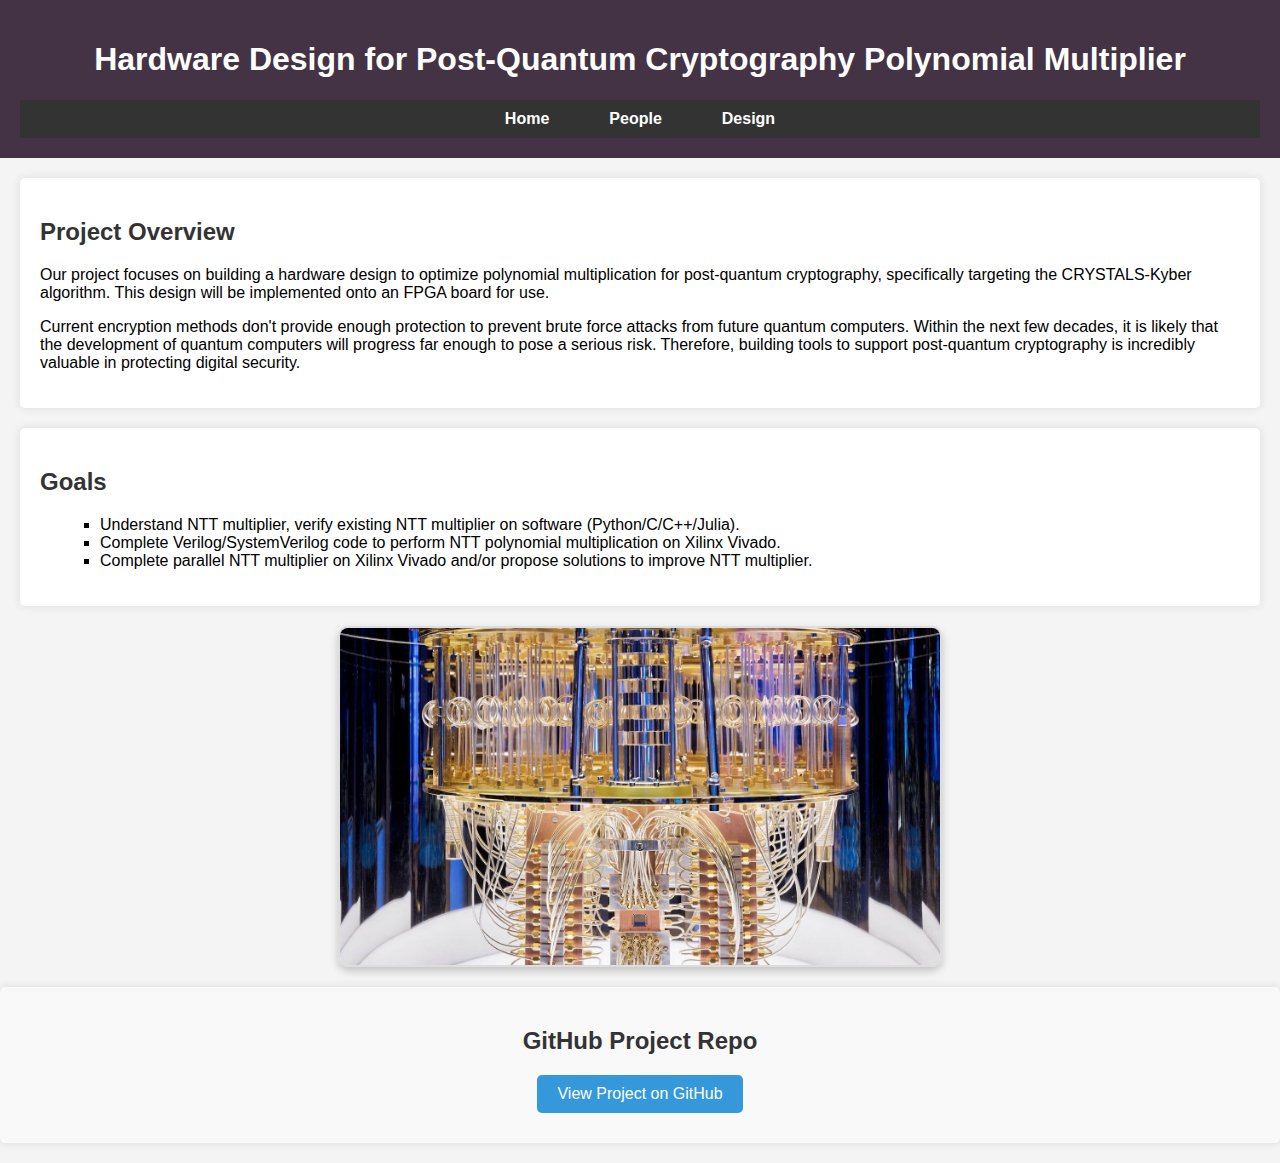
<file: website/index.html>
<!DOCTYPE html>
<html lang="en">
<head>
    <meta charset="UTF-8">
    <meta name="viewport" content="width=device-width, initial-scale=1.0">
    <meta http-equiv="X-UA-Compatible" content="ie=edge">
    <title>Hardware Design for Post-Quantum Cryptography Polynomial
        Multiplier</title>
    <link rel="stylesheet" href="./css/styles.css">
</head>

<body>

<header>
    <h1>Hardware Design for Post-Quantum Cryptography Polynomial
        Multiplier</h1>
    <nav>
        <ul>
            <li><a href="index.html">Home</a></li>
            <li><a href="people.html">People</a></li>
            <li><a href="design.html">Design</a></li>
        </ul>
    </nav>
</header>

<section>
    <h2>Project Overview</h2>
    <p>Our project focuses on building a hardware design to optimize polynomial multiplication for post-quantum cryptography, 
        specifically targeting the CRYSTALS-Kyber algorithm. This design will be implemented onto an FPGA board for use.
    </p>

    <p>Current encryption methods don't provide enough protection to prevent brute force attacks from future quantum computers. 
        Within the next few decades, it is likely that the development of quantum computers will progress far 
        enough to pose a serious risk. Therefore, building tools to support post-quantum cryptography is incredibly valuable
        in protecting digital security.
    </p>
</section>

<section>
    <h2>Goals</h2>
    <ul>
        <li>Understand NTT multiplier, verify existing NTT multiplier on software (Python/C/C++/Julia).</li>
        <li>Complete Verilog/SystemVerilog code to perform NTT polynomial multiplication on Xilinx Vivado.</li>
        <li>Complete parallel NTT multiplier on Xilinx Vivado and/or propose solutions to improve NTT multiplier.</li>
    </ul>
</section>

<img src="pictures/ibm_quantum_computer.jpeg" alt="Post-Quantum Computer" 
     style="width: 60%; max-width: 600px; margin: 20px auto; display: block; border: 2px solid #ddd; border-radius: 10px; box-shadow: 0px 4px 8px rgba(0, 0, 0, 0.2);">

<section class="github-link">
    <h2>GitHub Project Repo</h2>
    <a href="https://github.com/add53/Hardware-Polynomial-Multiplier" class="button">View Project on GitHub</a>
</section>

</body>
</html>
</file>
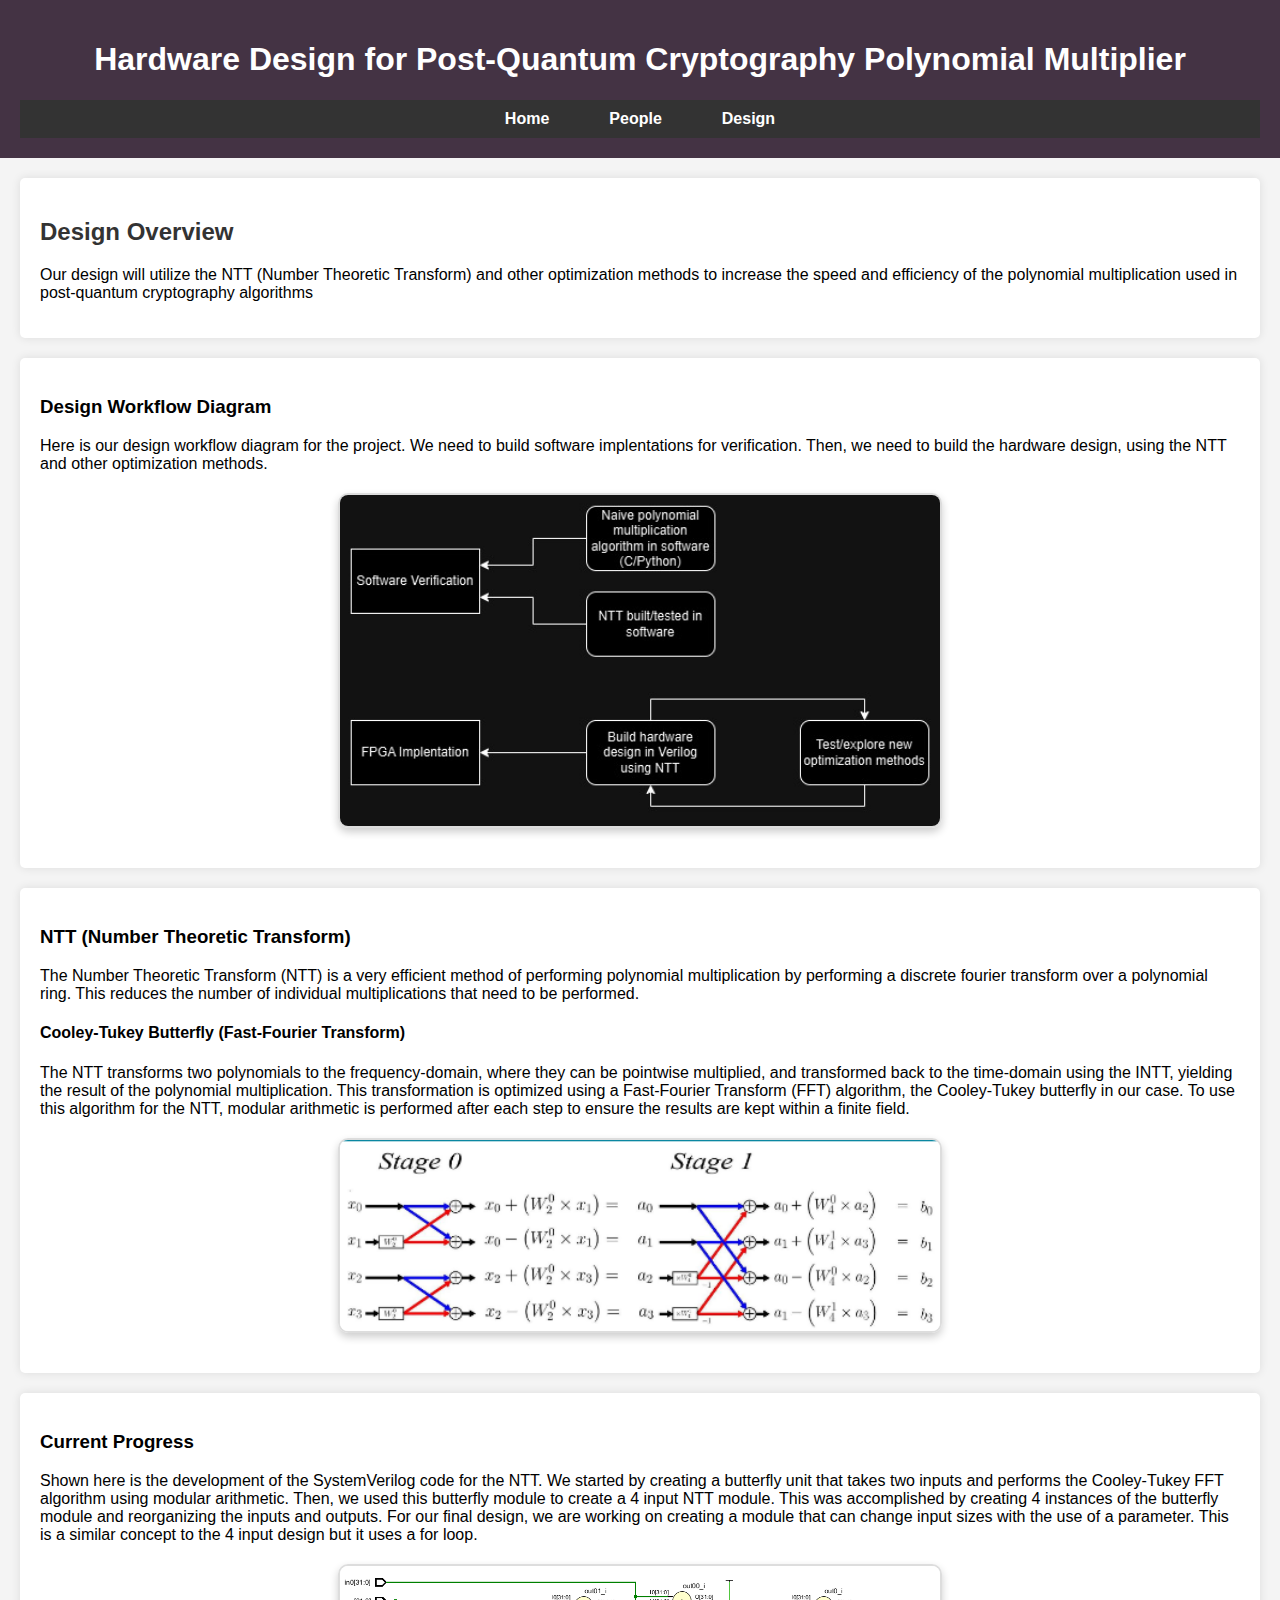
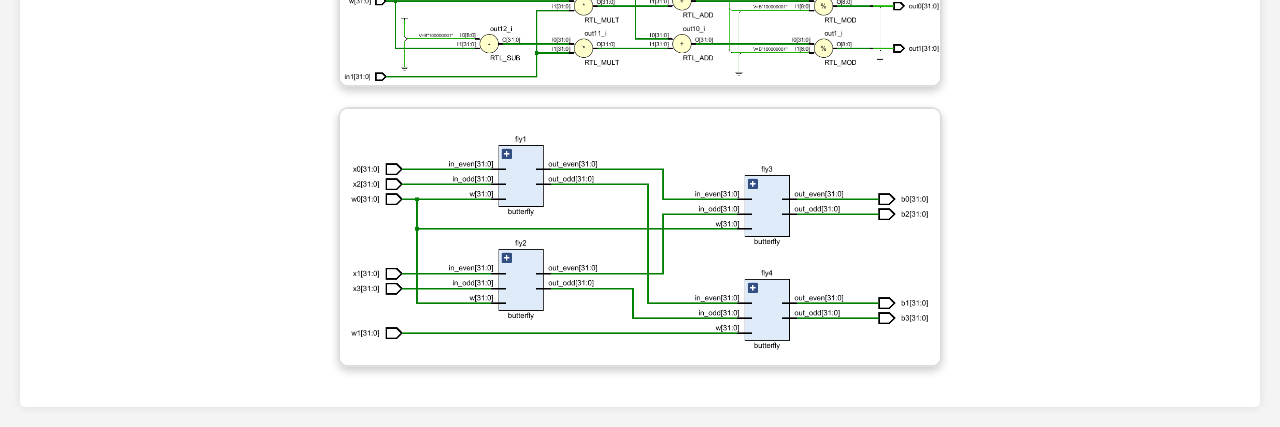
<file: website/design.html>
<!DOCTYPE html>
<html lang="en">
<head>
    <meta charset="UTF-8">
    <meta name="viewport" content="width=device-width, initial-scale=1.0">
    <meta http-equiv="X-UA-Compatible" content="ie=edge">
    <title>Hardware Design for Post-Quantum Cryptography Polynomial
        Multiplier - Design</title>
    <link rel="stylesheet" href="./css/styles.css">
</head>
<body>

<header>
    <h1>Hardware Design for Post-Quantum Cryptography Polynomial Multiplier</h1>
    <nav>
        <ul>
            <li><a href="index.html">Home</a></li>
            <li><a href="people.html">People</a></li>
            <li><a href="design.html">Design</a></li>
        </ul>
    </nav>
</header>

<section>
    <h2>Design Overview</h2>
    <p>Our design will utilize the NTT (Number Theoretic Transform) and other optimization methods
       to increase the speed and efficiency of the polynomial multiplication 
       used in post-quantum cryptography algorithms
    </p>
</section>

<section>
    <h3>Design Workflow Diagram</h3>
    <p>
        Here is our design workflow diagram for the project. We need to build software implentations for verification.
        Then, we need to build the hardware design, using the NTT and other optimization methods.
    </p>
    <img src="pictures/capstone_design.jpg" alt="Block Diagram" 
        style="width: 60%; max-width: 600px; margin: 20px auto; display: block; border: 2px solid #ddd; border-radius: 10px; box-shadow: 0px 4px 8px rgba(0, 0, 0, 0.2);">
</section>

<section>
    <h3>NTT (Number Theoretic Transform)</h3>
    <p>
        The Number Theoretic Transform (NTT) is a very efficient method of performing polynomial 
        multiplication by performing a discrete fourier transform over a polynomial ring.
        This reduces the number of individual multiplications that need to be performed.
    </p>

    <h4>Cooley-Tukey Butterfly (Fast-Fourier Transform)</h4>
    <p>
        The NTT transforms two polynomials to the frequency-domain, 
        where they can be pointwise multiplied, and transformed back to the time-domain using the INTT, 
        yielding the result of the polynomial multiplication. 
        This transformation is optimized using a Fast-Fourier Transform (FFT) algorithm, the Cooley-Tukey 
        butterfly in our case. To use this algorithm for the NTT, modular arithmetic is performed after each step to 
        ensure the results are kept within a finite field.
    </p>
    <img src="./pictures/design_images/butterfly_graphic.png" alt="Butterfly Graphic"
        style="width: 60%; max-width: 600px; margin: 20px auto; display: block; border: 2px solid #ddd; border-radius: 10px; box-shadow: 0px 4px 8px rgba(0, 0, 0, 0.2);">
</section>

<section>
    <h3>Current Progress</h3>

    <p>
        Shown here is the development of the SystemVerilog code for the NTT. 
        We started by creating a butterfly unit that takes two inputs and performs the Cooley-Tukey FFT 
        algorithm using modular arithmetic. Then, we used this butterfly module to create a 4 input NTT module. 
        This was accomplished by creating 4 instances of the butterfly module and reorganizing the inputs and outputs. 
        For our final design, we are working on creating a module that can change input sizes with the use of a parameter. 
        This is a similar concept to the 4 input design but it uses a for loop.
    </p>

    <img src="./pictures/design_images/butterfly_rtl.png" alt="Butterfly RTL"
        style="width: 60%; max-width: 600px; margin: 20px auto; display: block; border: 2px solid #ddd; border-radius: 10px; box-shadow: 0px 4px 8px rgba(0, 0, 0, 0.2);">
    <img src="./pictures/design_images/ntt_4_block_diagram.png" alt="4-Input NTT Block Diagram"
        style="width: 60%; max-width: 600px; margin: 20px auto; display: block; border: 2px solid #ddd; border-radius: 10px; box-shadow: 0px 4px 8px rgba(0, 0, 0, 0.2);">
</section>
</file>
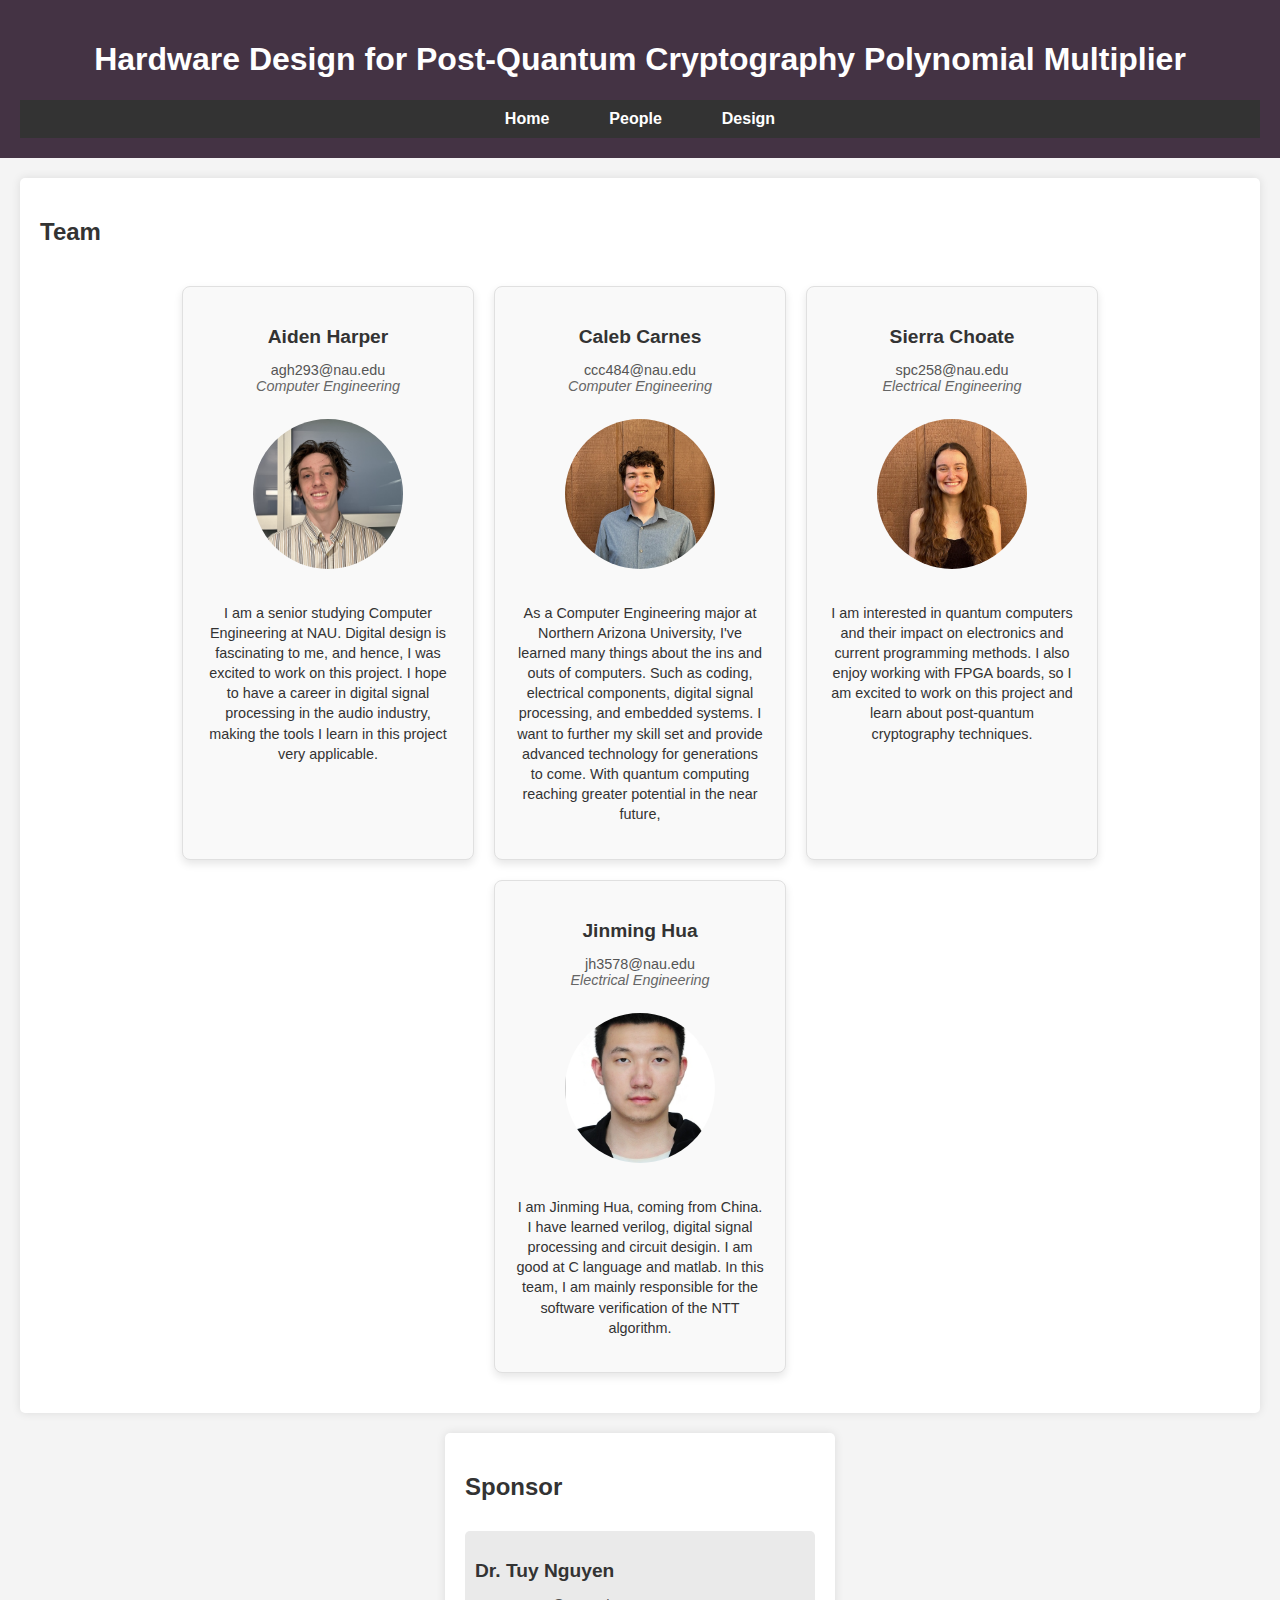
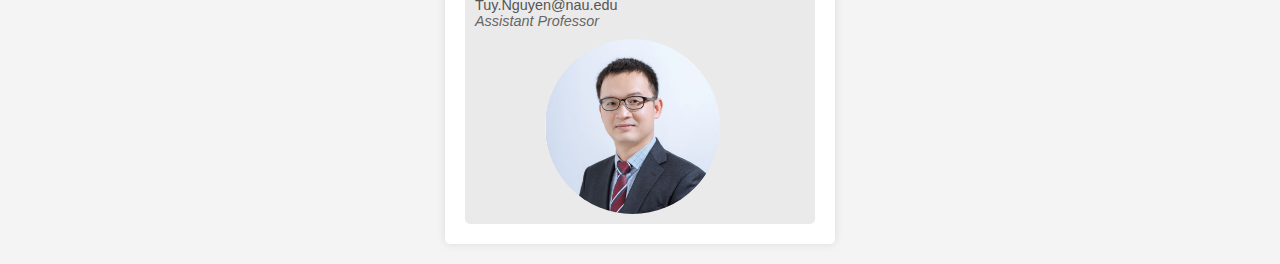
<file: website/people.html>
<!DOCTYPE html>
<html lang="en">
<head>
    <meta charset="UTF-8">
    <meta name="viewport" content="width=device-width, initial-scale=1.0">
    <meta http-equiv="X-UA-Compatible" content="ie=edge">
    <title>Hardware Design for Post-Quantum Cryptography Polynomial
        Multiplier - People</title>
    <link rel="stylesheet" href="./css/styles.css">
</head>
<body>

<header>
    <h1>Hardware Design for Post-Quantum Cryptography Polynomial Multiplier</h1>
    <nav>
        <ul>
            <li><a href="index.html">Home</a></li>
            <li><a href="people.html">People</a></li>
            <li><a href="design.html">Design</a></li>
        </ul>
    </nav>
</header>

<section>
    <h2>Team</h2>
    <div class="team-grid">
        <div class="team-member">
            <h3>Aiden Harper</h3>
            <p>agh293@nau.edu<br>
                <i>Computer Engineering</i>
            </p>
            <img src="./pictures/ah_headshot.jpg" alt="Aiden Harper">
            <p>
                I am a senior studying Computer Engineering at NAU. Digital design is fascinating
                to me, and hence, I was excited to work on this project. I hope to have a career
                in digital signal processing in the audio industry, making the tools I learn in
                this project very applicable.
            </p>
        </div>
        <div class="team-member">
            <h3>Caleb Carnes</h3>
            <p>ccc484@nau.edu<br>
                <i>Computer Engineering</i>
            </p>
            <img src="./pictures/cc_headshot.jpg" alt="Caleb Carnes">
            <p>
                As a Computer Engineering major at Northern Arizona University, 
                I've learned many things about the ins and outs of computers. 
                Such as coding, electrical components, digital signal processing, and embedded systems. 
                I want to further my skill set and provide advanced technology for generations to come. 
                With quantum computing reaching greater potential in the near future, 
            </p>
        </div>
        <div class="team-member">
            <h3>Sierra Choate</h3>
            <p>spc258@nau.edu<br>
                <i>Electrical Engineering</i>
            </p>
            <img src="./pictures/sc_headshot.jpg" alt="Sierra Choate">
            <p>
                I am interested in quantum computers and their impact on electronics and 
                current programming methods. I also enjoy working with FPGA boards, 
                so I am excited to work on this project and learn about post-quantum cryptography techniques.
            </p>
        </div>
        <div class="team-member">
            <h3>Jinming Hua</h3>
            <p>jh3578@nau.edu<br>
                <i>Electrical Engineering</i>
            </p>
            <img src="./pictures/jh_headshot.jpg" alt="Jinming Hua">
            <p>
                I am Jinming Hua, coming from China. 
                I have learned verilog, digital signal processing and circuit desigin. 
                I am good at C language and matlab. In this team, 
                I am mainly responsible for the software verification of the NTT algorithm.
            </p>
        </div>
    </div>
</section>

<section class="sponsor">
    <h2>Sponsor</h2>
    <div class="sponsor-box">
        <h3 style="text-align: left">Dr. Tuy Nguyen</h3>
        <p style="text-align: left">Tuy.Nguyen@nau.edu<br>
            <i>Assistant Professor</i>
        </p>
        <img src="./pictures/tn_headshot.jpg" alt="Tuy Nguyen" class="sponsor-image">
    </div>
</section>

</body>
</html>
</file>
<file: website/css/styles.css>
body { 
    font-family: Arial, sans-serif;
    margin: 0;
    padding: 0;
    background-color: #f4f4f4;
}

nav {
    background-color: #333;
    padding: 10px;
}

nav ul {
    list-style-type: none;
    margin: 0;
    padding: 0;
    display: flex;
    justify-content: center;
}

nav ul li {
    margin: 0 15px;
}

nav ul li a {
    color: white;
    text-decoration: none;
    font-weight: bold;
    padding: 8px 15px;
    transition: background-color 0.3s ease;
}

nav ul li a:hover {
    background-color: #444;
    border-radius: 4px;
}

header {
    background-color: #434;
    color: white;
    padding: 20px;
    text-align: center;
}

section {
    padding: 20px;
    margin: 20px;
    background-color: white;
    border-radius: 5px;
    box-shadow: 0 0 10px rgba(0,0,0,0.1);
}

footer {
    text-align: center;
    padding: 10px;
    background-color: #333;
    color: white;
    position: fixed;
    width: 100%;
    bottom: 0;
}

a {
    color: #3498db;
}

h2 {
    color: #333;
}

ul {
    list-style-type: square;
    margin-left: 20px;
}

.team-grid {
    display: flex;
    flex-wrap: wrap;
    gap: 20px;
    justify-content: center;
    padding: 20px;
}

.team-member {
    background-color: #f9f9f9;
    border: 1px solid #e0e0e0;
    border-radius: 8px;
    box-shadow: 0 4px 8px rgba(0, 0, 0, 0.1);
    padding: 20px;
    width: 250px;
    text-align: center;
    transition: transform 0.3s ease, box-shadow 0.3s ease;
}

.team-member:hover {
    transform: scale(1.05);
    box-shadow: 0 6px 12px rgba(0, 0, 0, 0.2);
}

.team-member h3 {
    font-size: 1.2em;
    color: #333;
    margin-bottom: 5px;
}

.team-member p i {
    font-style: italic;
    color: #666;
}

.team-member p:first-of-type {
    font-size: 0.9em;
    color: #555;
    margin-bottom: 10px;
}

/* Image Styling */
.team-member img {
    width: 150px;
    height: 150px;
    object-fit: cover;
    border-radius: 50%;
    margin: 15px 0;
}

/* Bio Paragraph Styling */
.team-member p:last-of-type {
    font-size: 0.9em;
    color: #333;
    line-height: 1.4;
}


section.sponsor h2 {
    text-align: left;
    margin-bottom: 30px;
}

section.sponsor {
    max-width: 350px;
    margin: 20px auto;
    text-align: center;
    background-color: white;
    padding: 20px;
    border-radius: 5px;
}

.sponsor-box {
    background-color: #eaeaea;
    padding: 10px;
    border-radius: 5px;
}

.sponsor-box:hover {
    transform: scale(1.05);
    box-shadow: 0 6px 12px rgba(0, 0, 0, 0.2);
}

.sponsor-box h3 {
    font-size: 1.2em;
    color: #333;
    margin-bottom: 5px;
}

.sponsor-box p i {
    font-style: italic;
    color: #666;
}

.sponsor-box p:first-of-type {
    font-size: 0.9em;
    color: #555;
    margin-bottom: 10px;
}

.sponsor-image {
    width: 175px;
    height: 175px;
    object-fit: cover;
    border-radius: 50%;
    display: inline-block;
    margin-right: 15px;
    vertical-align: top;
}

.github-link {
    text-align: center;
    margin: 20px 0;
    padding: 20px;
    background-color: #f9f9f9;
    border-radius: 5px;
    box-shadow: 0 0 10px rgba(0, 0, 0, 0.1);
}

.button {
    background-color: #3498db;
    color: white;
    padding: 10px 20px;
    text-decoration: none;
    border-radius: 5px;
    transition: background-color 0.3s ease;
}

.github-link > a {
    display: inline-block;
    margin-bottom: 10px;
}

.button:hover {
    background-color: #2980b9;
}
</file>
